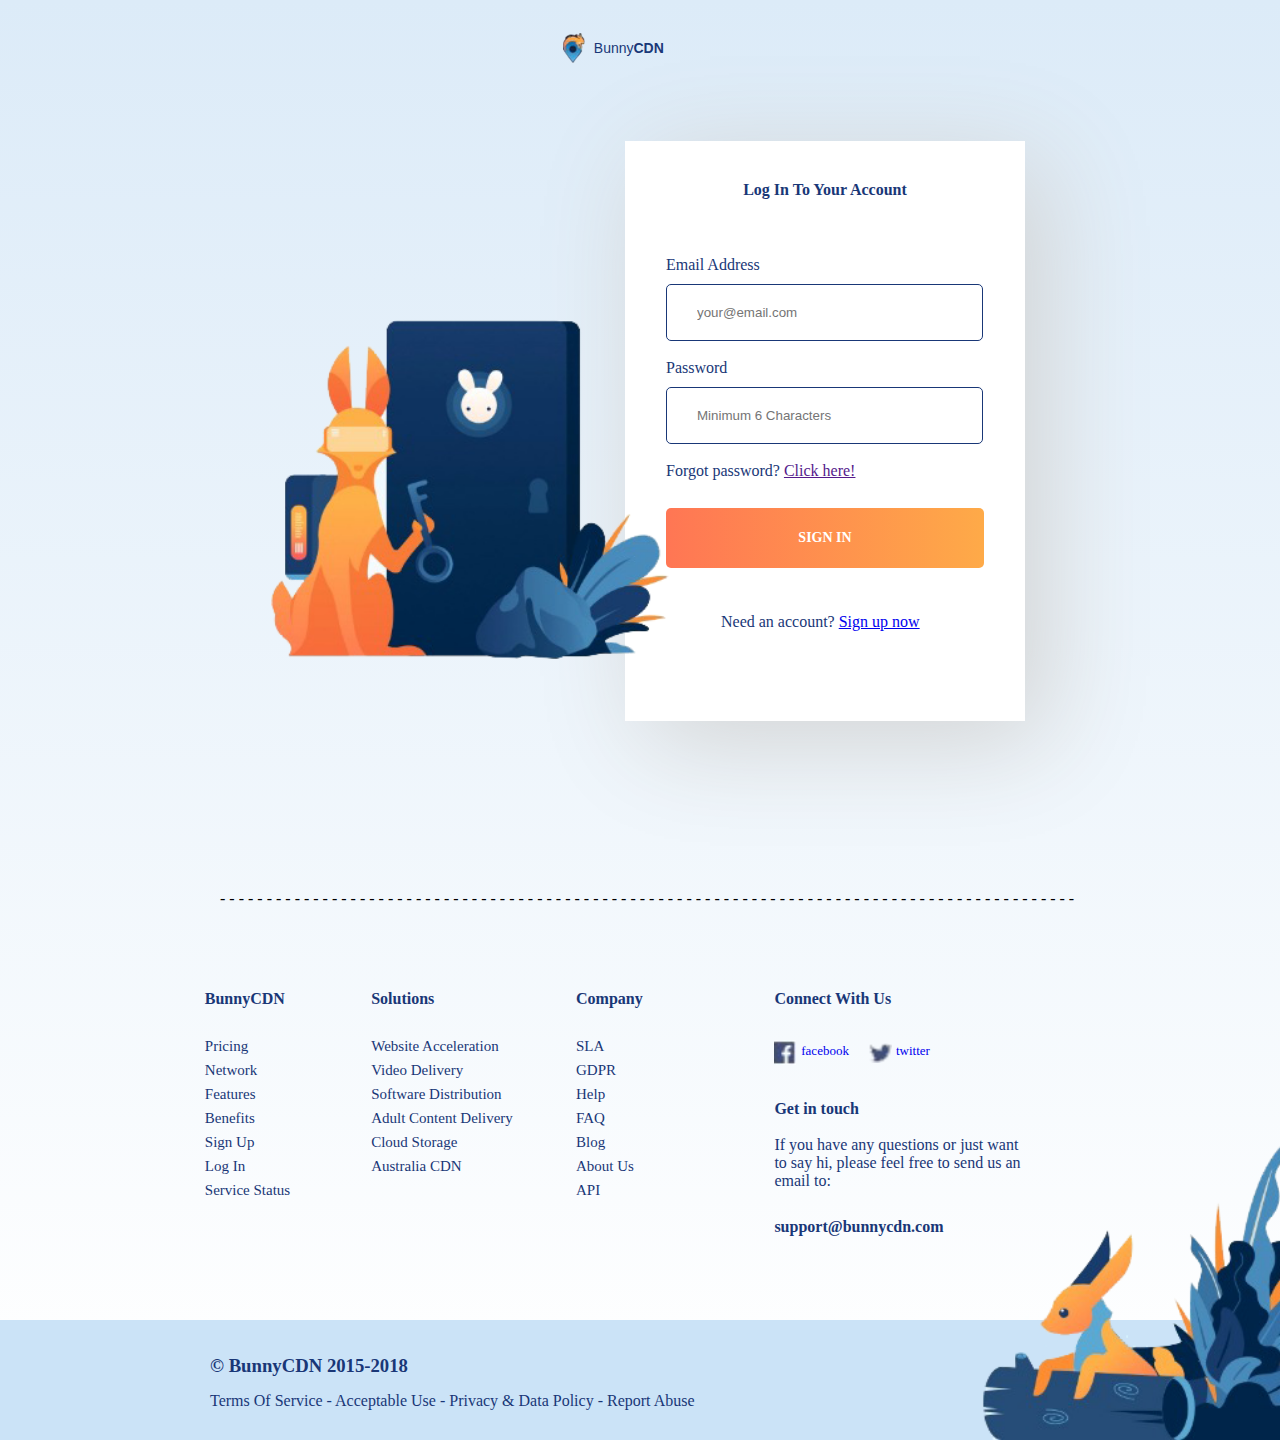
<file: signIn.html>
<!DOCTYPE html>
<html>
    <head>
        <meta charset="utf-8" />
        <title>BunnyCDN</title>
        <link rel="stylesheet" type="text/css" href="CSS\signInstyle.css">
    </head>

    <body>
        <div id="top_div">            
                <header id="top_aside">
                    <div id="top_nav">
                            <img src="images\bunny.png" alt="logo" height="30">
                            <p class="bunny">Bunny<strong>CDN</strong></p>
                    </div>
                </header>

            <div id="new_div">
                <section id="top_section">
                    <div id="imgTxt">
                        <img src="images\bunnybody5.png" alt="bodylogo" height="340">
                    </div>

                    <div id="tab">
                        <h2>Log In To Your Account</h2>
                        <form>
                            <p>Email Address</p>
                            <input id="em" type="email" name="email" placeholder="your@email.com">
                        </br></br>
                            <p>Password</p>
                            <input id="pass" type="password" name="pword" placeholder="Minimum 6 Characters">
                        </br></br>
                            Forgot password? <a href="">Click here!</a>
                        </br></br>
                        <a href="signUp.html"><input id="butt" type="button" value="SIGN IN"></a>
                        <p id="new_sign">Need an account? <a href="tryBunny.html">Sign up now</a></p>
                    </form>
                    </div>

                    <div id="bunnydiv">
                        <p id="bunny">BunnyCDN</p>
                        <div id="bunny2">
                            <p>Pricing</p>
                            <p>Network</p>
                            <p>Features</p>
                            <p>Benefits</p>
                            <p>Sign Up</p>
                            <p>Log In</p>
                            <p>Service Status</p>
                        </div>
                    </div>
                    <div id="soludiv">
                        <p id="solu">Solutions</p>
                        <div id="solu2">
                            <p>Website Acceleration</p>
                            <p>Video Delivery</p>
                            <p>Software Distribution</p>
                            <p>Adult Content Delivery</p>
                            <p>Cloud Storage</p>
                            <p>Australia CDN</p>        
                        </div>
                    </div>
                    <div id="compdiv">
                        <p id="com">Company</p>
                        <div id="com2">
                            <p>SLA</p>
                            <p>GDPR</p>
                            <p>Help</p>
                            <p>FAQ</p>
                            <p>Blog</p>
                            <p>About Us</p>
                            <p>API</p>
                        </div>
                    </div>
                    <div id="condiv">
                        <p id="con">Connect With Us</p>
                    </div>
                    <div id="getInTouch">
                        <p id="subGet">Get in touch</p>
                        </br>
                        If you have any questions or just want </br> to say hi, please feel free to send us an </br> email to:
                        </br></br>
                        <p id="support">support@bunnycdn.com</p>
                    </div>
                </section>
            </div>
                
                <p id="line">- - - - - - - - - - - - - - - - - - - - - - - - - - - - - - - - - - - - - - - - - - - - - - - - -  - - - - - - - - - - - - - - - - - - - - - - - - - - - - - - - - - - - - - - - - - - -</p>

                <footer id="top_footer">
                    <h3 id="headerFooter">© BunnyCDN 2015-2018</h3>
                    <p id="footerFooter">Terms Of Service - Acceptable Use - Privacy & Data Policy - Report Abuse</p>
                </footer>

                <div id="bunnybody2">
                    <img src="images\bunnybody2.png" alt="footerlogo" height="300">                        
                </div>
                
                <div id="facebook">
                    <a href="facebook.com"><p>facebook</p></a>
                    <img src="images\facebook.png" alt="footerlogo" height="25">                        
                </div>

                <div id="twitter">
                    <a href="twitter.com"><p>twitter</p></a>
                    <img src="images\twitter.png" alt="footerlogo" height="20">                        
                </div>
        </div>
    </body>
</html>
</file>
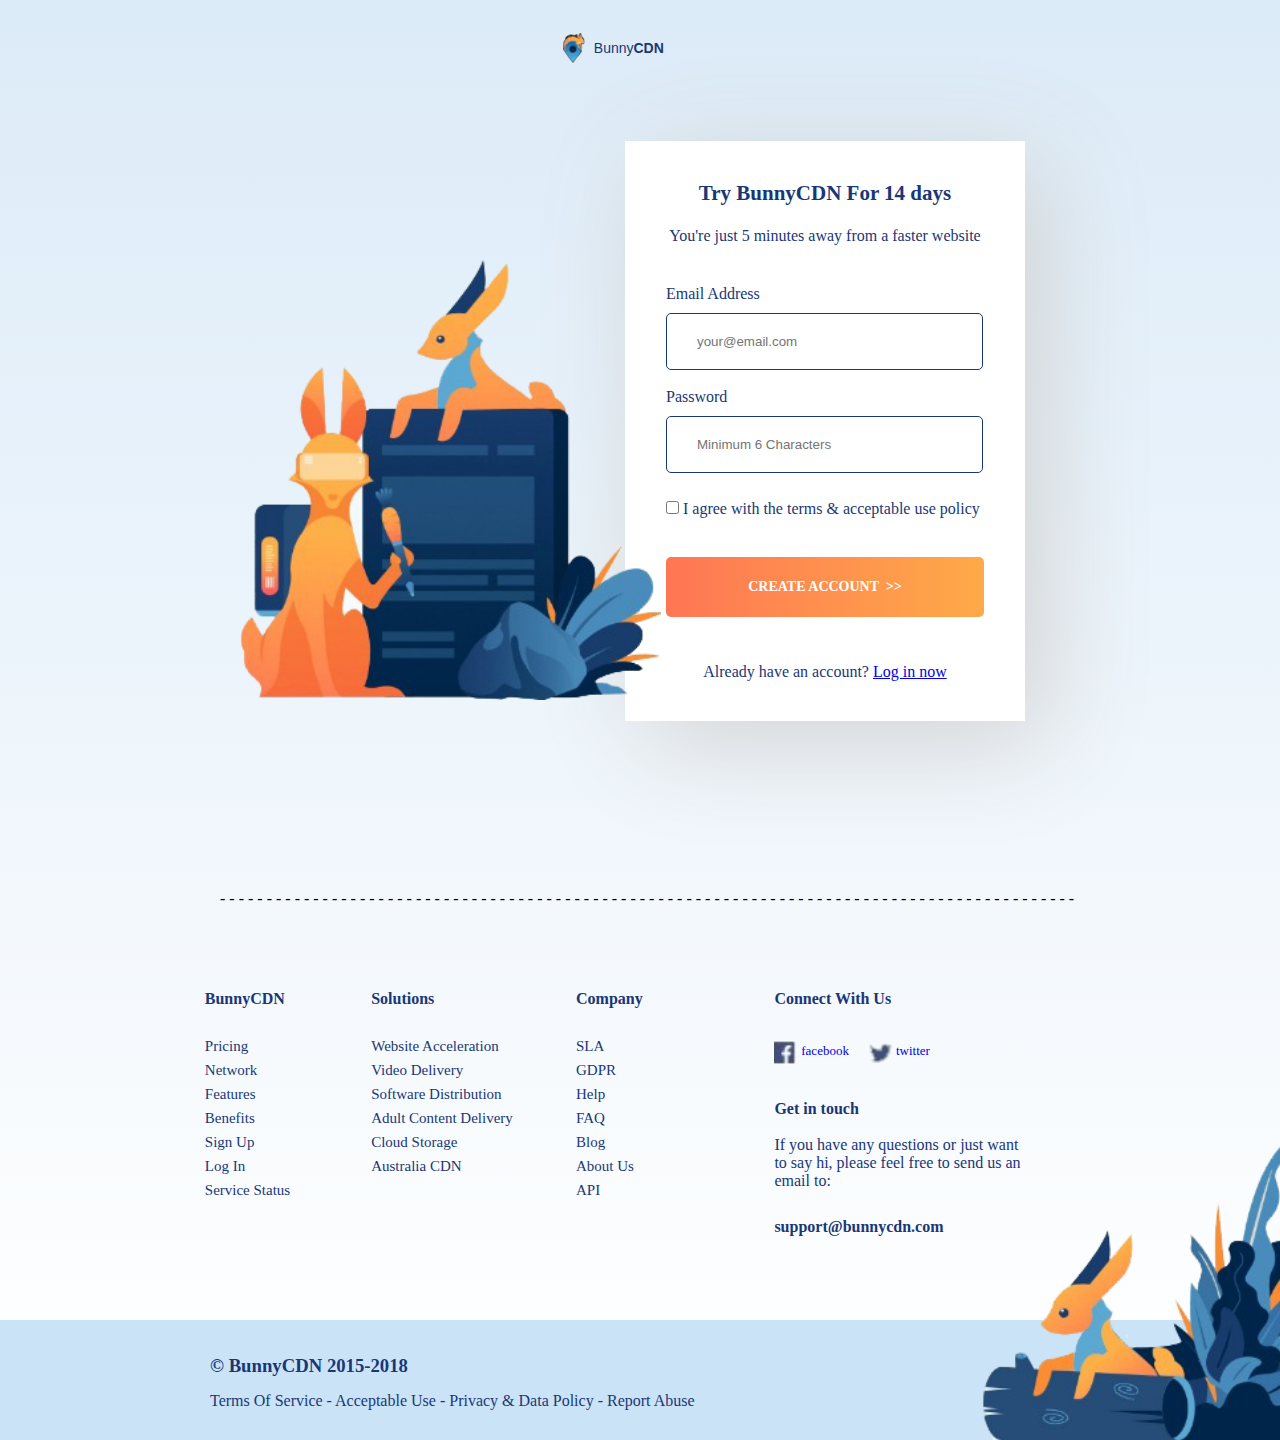
<file: tryBunny.html>
<!DOCTYPE html>
<html>
    <head>
        <meta charset="utf-8" />
        <title>BunnyCDN</title>
        <link rel="stylesheet" type="text/css" href="CSS\tryBunnystyle.css">
    </head>

    <body>
        <div id="top_div">            
                <header id="top_aside">
                    <div id="top_nav">
                            <img src="images\bunny.png" alt="logo" height="30">
                            <p class="bunny">Bunny<strong>CDN</strong></p>
                    </div>
                </header>

            <div id="new_div">
                <section id="top_section">
                    <div id="imgTxt">
                        <img src="images\bunnybody4.png" alt="bodylogo" height="440">
                    </div>

                    <div id="tab">
                        <h2>Try BunnyCDN For 14 days</h2>
                    </br>
                        <p>You're just 5 minutes away from a faster website</p>
                    </br></br>
                        <form>
                            <p>Email Address</p>
                            <input id="em" type="email" name="email" placeholder="your@email.com">
                        </br></br>
                            <p>Password</p>
                            <input id="pass" type="password" name="pword" placeholder="Minimum 6 Characters">
                        </br></br>
                            <input id="check" type="checkbox">
                            I agree with the terms & acceptable use policy
                        </br></br>
                        <a href="signUp.html"><input id="butt" type="button" value="CREATE ACCOUNT  >>"></a>
                        </form>
                    </br>
                    <p>Already have an account? <a href="signIn.html">Log in now</a></p>
                    </div>

                    <div id="bunnydiv">
                        <p id="bunny">BunnyCDN</p>
                        <div id="bunny2">
                            <p>Pricing</p>
                            <p>Network</p>
                            <p>Features</p>
                            <p>Benefits</p>
                            <p>Sign Up</p>
                            <p>Log In</p>
                            <p>Service Status</p>
                        </div>
                    </div>
                    <div id="soludiv">
                        <p id="solu">Solutions</p>
                        <div id="solu2">
                            <p>Website Acceleration</p>
                            <p>Video Delivery</p>
                            <p>Software Distribution</p>
                            <p>Adult Content Delivery</p>
                            <p>Cloud Storage</p>
                            <p>Australia CDN</p>        
                        </div>
                    </div>
                    <div id="compdiv">
                        <p id="com">Company</p>
                        <div id="com2">
                            <p>SLA</p>
                            <p>GDPR</p>
                            <p>Help</p>
                            <p>FAQ</p>
                            <p>Blog</p>
                            <p>About Us</p>
                            <p>API</p>
                        </div>
                    </div>
                    <div id="condiv">
                        <p id="con">Connect With Us</p>
                    </div>
                    <div id="getInTouch">
                        <p id="subGet">Get in touch</p>
                        </br>
                        If you have any questions or just want </br> to say hi, please feel free to send us an </br> email to:
                        </br></br>
                        <p id="support">support@bunnycdn.com</p>
                    </div>
                </section>
            </div>
                
                <p id="line">- - - - - - - - - - - - - - - - - - - - - - - - - - - - - - - - - - - - - - - - - - - - - - - - -  - - - - - - - - - - - - - - - - - - - - - - - - - - - - - - - - - - - - - - - - - - -</p>

                <footer id="top_footer">
                    <h3 id="headerFooter">© BunnyCDN 2015-2018</h3>
                    <p id="footerFooter">Terms Of Service - Acceptable Use - Privacy & Data Policy - Report Abuse</p>
                </footer>

                <div id="bunnybody2">
                    <img src="images\bunnybody2.png" alt="footerlogo" height="300">                        
                </div>
                
                <div id="facebook">
                    <a href="facebook.com"><p>facebook</p></a>
                    <img src="images\facebook.png" alt="footerlogo" height="25">                        
                </div>

                <div id="twitter">
                    <a href="twitter.com"><p>twitter</p></a>
                    <img src="images\twitter.png" alt="footerlogo" height="20">                        
                </div>
        </div>
    </body>
</html>
</file>
